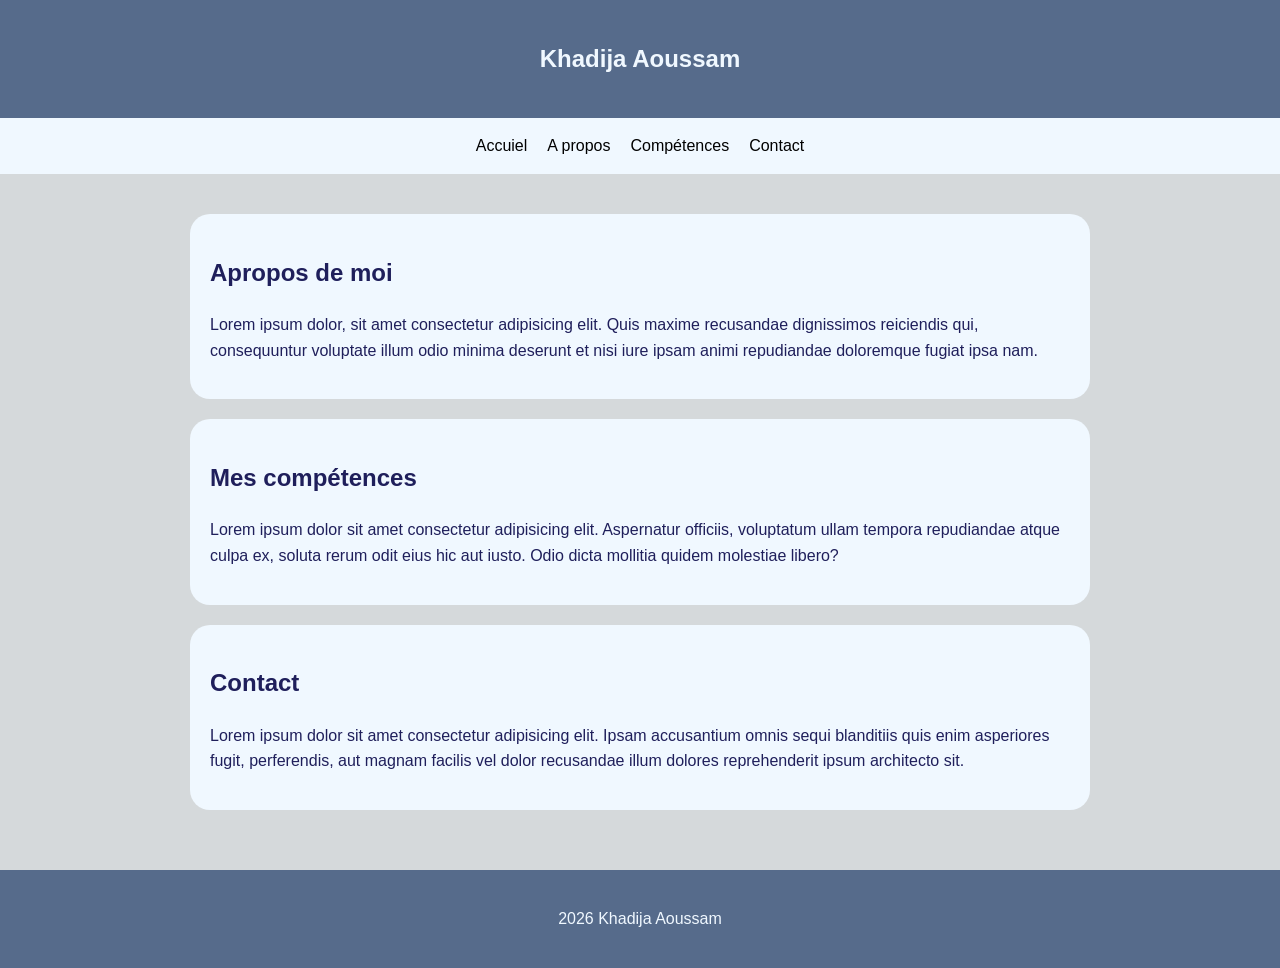
<file: Prototype/index.html>
<!DOCTYPE html>
<html lang="en">
<head>
  <meta charset="UTF-8">
  <meta name="viewport" content="width=device-width, initial-scale=1.0">
  <title>Portfolio</title>
  <link rel="stylesheet" href="style.css">
</head>
<body>
    <article>
      <header><h1>Khadija Aoussam</h1></header>
        
        <nav><ul><li><a href="#accuiel">Accuiel</a></li>
                       <li><a href="#apropos">A propos</a></li>
                       <li><a href="#competence">Compétences</a></li>
                       <li><a href="#contact">Contact</a></li></ul></nav>
      <main> <section id="apropos"><h2>Apropos de moi</h2>
                      <p>Lorem ipsum dolor, sit amet consectetur adipisicing elit. Quis maxime recusandae dignissimos reiciendis qui, consequuntur voluptate illum odio minima deserunt et nisi iure ipsam animi repudiandae doloremque fugiat ipsa nam.</p></section>
             <section id="competence"><h2>Mes compétences</h2>
                      <p>Lorem ipsum dolor sit amet consectetur adipisicing elit. Aspernatur officiis, voluptatum ullam tempora repudiandae atque culpa ex, soluta rerum odit eius hic aut iusto. Odio dicta mollitia quidem molestiae libero?</p></section>
              <section id="contact"><h2>Contact</h2>
                      <p>Lorem ipsum dolor sit amet consectetur adipisicing elit. Ipsam accusantium omnis sequi blanditiis quis enim asperiores fugit, perferendis, aut magnam facilis vel dolor recusandae illum dolores reprehenderit ipsum architecto sit.</p></section></main>
      <footer> <p>2026 Khadija Aoussam</p></footer>
    </article>
</body>
</html>
</file>
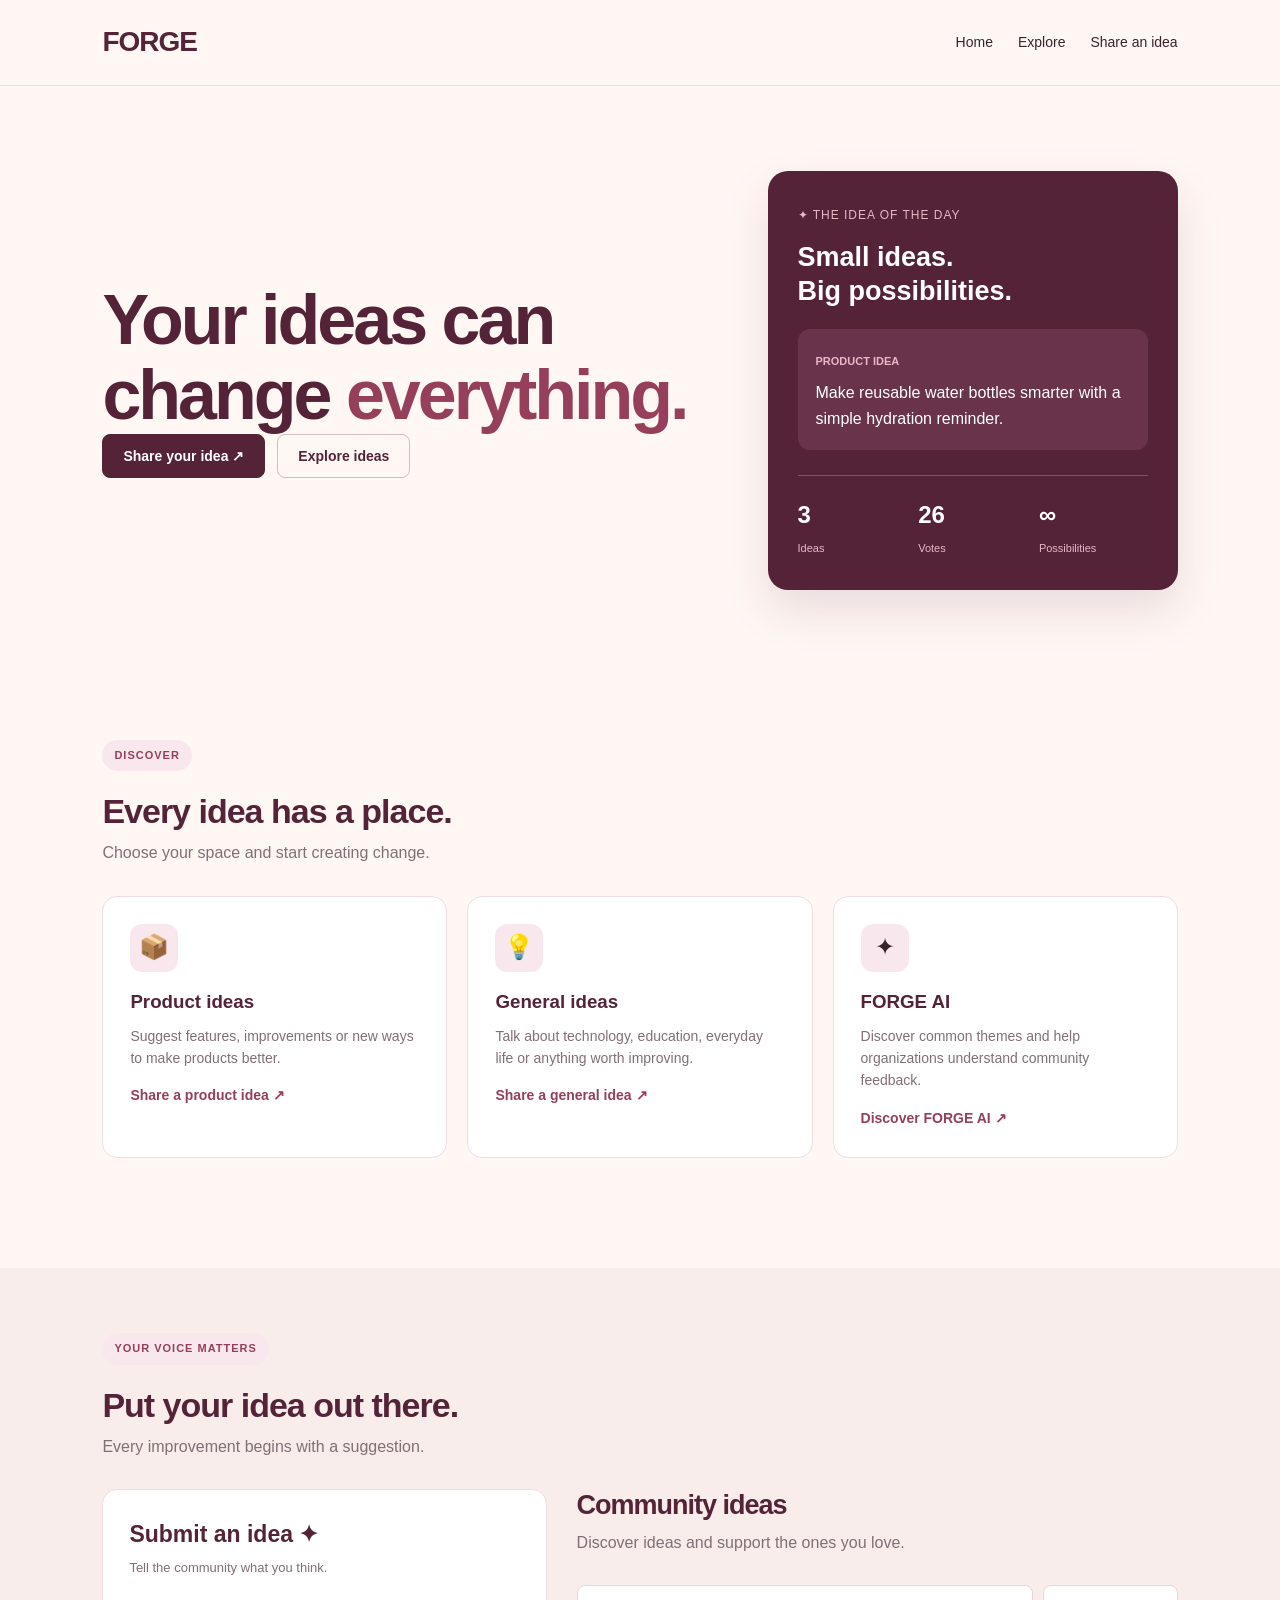
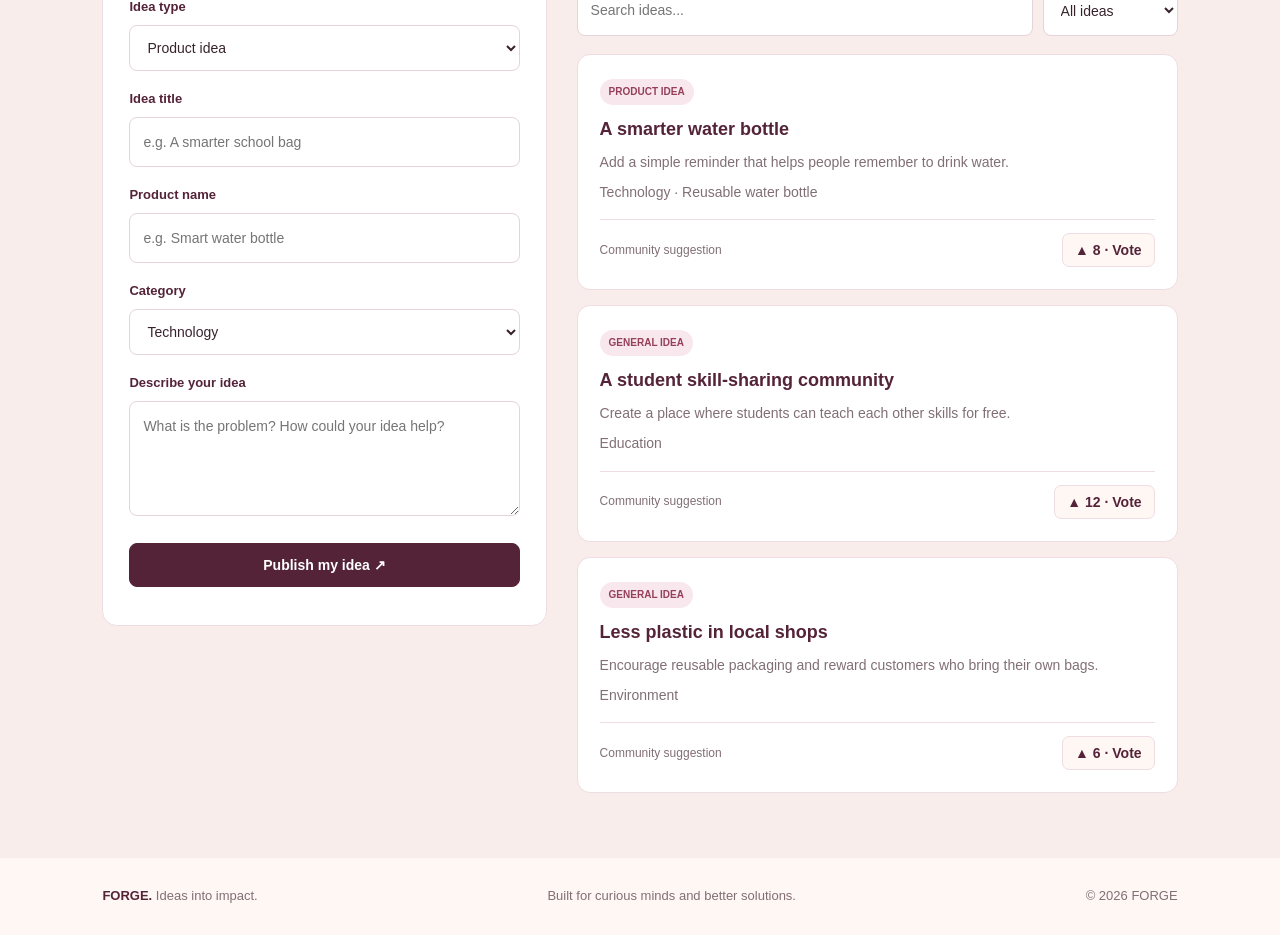
<file: S1/index.html>
<!DOCTYPE html>
<html lang="en">
<head>
<meta charset="UTF-8">
<meta name="viewport" content="width=device-width, initial-scale=1.0">
<title>FORGE — Ideas into impact</title>

<style>
:root {
    --dark: #542338;
    --rose: #963F5B;
    --blush: #E9B7C5;
    --bg: #FFF7F4;
    --white: #FFFFFF;
    --text: #38232C;
    --muted: #816F76;
    --line: #EEDDE2;
    --soft: #F8E8ED;
}

* {
    margin: 0;
    padding: 0;
    box-sizing: border-box;
}

html {
    scroll-behavior: smooth;
}

body {
    font-family: Arial, sans-serif;
    background: var(--bg);
    color: var(--text);
    line-height: 1.6;
}

header {
    display: flex;
    justify-content: space-between;
    align-items: center;
    padding: 20px 8%;
    background: var(--bg);
    border-bottom: 1px solid var(--line);
    position: sticky;
    top: 0;
    z-index: 10;
}

.logo {
    font-size: 28px;
    font-weight: 800;
    letter-spacing: -1px;
    color: var(--dark);
}

.logo span {
    color: var(--rose);
}

nav {
    display: flex;
    gap: 25px;
    justify-content: end;
}

nav a {
    color: var(--text);
    text-decoration: none;
    font-size: 14px;
    transition: color 0.3s;
}

nav a:hover {
    color: var(--rose);
}

button {
    cursor: pointer;
    font-family: inherit;
    font-size: 14px;
    margin-: 20px;
    font-weight: bold;
    transition: 0.25s;
}

.btn {
    background: var(--dark);
    color: white;
    border: 1px solid var(--dark);
    padding: 13px 20px;
    border-radius: 8px;
}

.btn:hover {
    background: var(--rose);
    border-color: var(--rose);
    transform: translateY(-2px);
}

.btn-outline {
    background: transparent;
    color: var(--dark);
    border: 1px solid #D7BAC4;
    padding: 13px 20px;
    border-radius: 8px;
}

.btn-outline:hover {
    background: var(--soft);
}

.hero {
    padding: 85px 8%;
    display: grid;
    grid-template-columns: 1.2fr 0.8fr;
    gap: 50px;
    align-items: center;
}

.tag {
    display: inline-block;
    background: var(--soft);
    color: var(--rose);
    padding: 7px 12px;
    border-radius: 30px;
    font-size: 11px;
    font-weight: bold;
    letter-spacing: 1px;
    margin-bottom: 20px;
}

.hero h1 {
    color: var(--dark);
    font-size: clamp(42px, 6vw, 70px);
    letter-spacing: -3px;
    line-height: 1.08;
    max-width: 650px;
}

.hero h1 span {
    color: var(--rose);
}

.hero p {
    max-width: 490px;
    margin: 22px 0;
    color: var(--muted);
}

.hero-buttons {
    display: flex;
    gap: 12px;
    flex-wrap: wrap;
}

.hero-card {
    background: var(--dark);
    color: white;
    padding: 30px;
    border-radius: 20px;
    box-shadow: 0 20px 45px #54233820;
    animation: float 4s ease-in-out infinite;
}

@keyframes float {
    0%, 100% { transform: translateY(0); }
    50% { transform: translateY(-8px); }
}

.hero-card .small {
    color: var(--blush);
    font-size: 12px;
    letter-spacing: 1px;
}

.hero-card h2 {
    font-size: 27px;
    line-height: 1.25;
    margin: 15px 0;
}

.featured-idea {
    background: #69344B;
    padding: 18px;
    border-radius: 12px;
    margin-top: 20px;
}

.featured-idea span {
    color: var(--blush);
    font-size: 11px;
    font-weight: bold;
}

.featured-idea p {
    color: white;
    margin: 8px 0 0;
}

.stats {
    display: grid;
    grid-template-columns: repeat(3, 1fr);
    gap: 12px;
    border-top: 1px solid #795367;
    padding-top: 20px;
    margin-top: 25px;
}

.stats strong {
    display: block;
    font-size: 24px;
}

.stats small {
    color: var(--blush);
    font-size: 11px;
}

section {
    padding: 65px 8%;
    scroll-margin-top: 85px;
}

.section-heading {
    display: flex;
    justify-content: space-between;
    align-items: end;
    gap: 20px;
    margin-bottom: 30px;
}

.section-heading h2 {
    color: var(--dark);
    font-size: 34px;
    line-height: 1.2;
    letter-spacing: -1px;
}

.section-heading p {
    color: var(--muted);
    margin-top: 8px;
}

.categories {
    display: grid;
    grid-template-columns: repeat(3, 1fr);
    gap: 20px;
    margin-bottom: 45px;
}

.category {
    background: var(--white);
    padding: 27px;
    border: 1px solid var(--line);
    border-radius: 15px;
    transition: 0.3s;
}

.category:hover {
    transform: translateY(-5px);
    border-color: var(--blush);
    box-shadow: 0 12px 30px #5423380B;
}

.emoji {
    display: inline-grid;
    place-items: center;
    width: 48px;
    height: 48px;
    background: var(--soft);
    border-radius: 12px;
    font-size: 24px;
}

.category h3 {
    margin: 15px 0 8px;
    color: var(--dark);
}

.category p {
    font-size: 14px;
    color: var(--muted);
}

.category button {
    background: transparent;
    border: none;
    color: var(--rose);
    margin-top: 18px;
}

.workspace {
    background: #F8EDEB;
}

.layout {
    display: grid;
    grid-template-columns: 0.85fr 1.15fr;
    gap: 30px;
    align-items: start;
}

.panel {
    background: var(--white);
    padding: 26px;
    border: 1px solid var(--line);
    border-radius: 15px;
}

.panel h3 {
    font-size: 23px;
    color: var(--dark);
    margin-bottom: 5px;
}

.muted {
    color: var(--muted);
    font-size: 13px;
}

label {
    display: block;
    font-size: 13px;
    font-weight: bold;
    color: var(--dark);
    margin: 18px 0 7px;
}

input, select, textarea {
    width: 100%;
    padding: 13px;
    border: 1px solid #E4D4DA;
    border-radius: 8px;
    background: white;
    color: var(--text);
    font: inherit;
    font-size: 14px;
    outline: none;
}

input:focus, select:focus, textarea:focus {
    border-color: var(--rose);
    box-shadow: 0 0 0 3px #963F5B12;
}

textarea {
    resize: vertical;
    min-height: 115px;
}

.full {
    width: 100%;
    margin-top: 20px;
}

#formMessage {
    margin-top: 12px;
}

.idea-toolbar {
    display: flex;
    gap: 10px;
    margin: 18px 0;
}

.idea-toolbar input {
    flex: 1;
    min-width: 0;
}

.idea-toolbar select {
    width: 135px;
}

.idea-list {
    display: grid;
    gap: 15px;
}

.idea-card {
    background: white;
    padding: 22px;
    border: 1px solid var(--line);
    border-radius: 13px;
    animation: appear 0.35s ease;
}

@keyframes appear {
    from {
        opacity: 0;
        transform: translateY(10px);
    }
    to {
        opacity: 1;
        transform: translateY(0);
    }
}

.idea-type {
    display: inline-block;
    background: var(--soft);
    color: var(--rose);
    padding: 5px 9px;
    font-size: 10px;
    font-weight: bold;
    border-radius: 20px;
    margin-bottom: 10px;
}

.idea-card h4 {
    color: var(--dark);
    font-size: 18px;
    margin-bottom: 7px;
}

.idea-card p {
    color: var(--muted);
    font-size: 14px;
    overflow-wrap: anywhere;
}

.idea-footer {
    display: flex;
    justify-content: space-between;
    align-items: center;
    gap: 10px;
    margin-top: 16px;
    padding-top: 13px;
    border-top: 1px solid var(--line);
    font-size: 12px;
    color: var(--muted);
}

.vote {
    padding: 8px 12px;
    border: 1px solid var(--line);
    border-radius: 7px;
    background: var(--bg);
    color: var(--dark);
}

.vote:hover, .vote.active {
    background: var(--soft);
    color: var(--rose);
    border-color: var(--blush);
}

.ai-section {
    background: var(--dark);
    color: white;
}

.ai-section .section-heading h2 {
    color: white;
}

.ai-section .section-heading p {
    color: #E0C8D1;
}

.ai-box {
    display: grid;
    grid-template-columns: 1fr 1fr;
    gap: 30px;
}

.ai-intro {
    padding: 15px 0;
}

.ai-intro h3 {
    font-size: 34px;
    line-height: 1.2;
    margin: 18px 0;
}

.ai-intro p {
    color: #E0C8D1;
    margin-bottom: 22px;
}

.ai-intro .btn {
    background: var(--blush);
    border-color: var(--blush);
    color: var(--dark);
}

.ai-intro .btn:hover {
    background: white;
    border-color: white;
}

.ai-note {
    font-size: 12px;
    margin-top: 18px;
}

.ai-result {
    background: #69344B;
    padding: 25px;
    border: 1px solid #80546A;
    border-radius: 15px;
}

.ai-result h3 {
    margin-bottom: 18px;
}

.ai-item {
    background: #78435A;
    padding: 16px;
    border-radius: 10px;
    margin-top: 12px;
}

.ai-item strong {
    color: var(--blush);
}

.ai-item p {
    color: #FFF0F4;
    font-size: 13px;
    margin-top: 5px;
}

footer {
    padding: 28px 8%;
    display: flex;
    justify-content: space-between;
    align-items: center;
    flex-wrap: wrap;
    gap: 15px;
    color: var(--muted);
    font-size: 13px;
}

footer strong {
    color: var(--dark);
}

@media (max-width: 850px) {
    header {
        padding: 18px 5%;
        flex-wrap: wrap;
        gap: 15px;
    }

    nav {
        gap: 15px;
        flex-wrap: wrap;
    }

    .header-btn {
        display: none;
    }

    .hero {
        grid-template-columns: 1fr;
        padding: 60px 5%;
    }

    section {
        padding: 50px 5%;
    }

    .categories {
        grid-template-columns: 1fr;
    }

    .layout, .ai-box {
        grid-template-columns: 1fr;
    }

    .section-heading {
        align-items: start;
        flex-direction: column;
    }

    footer {
        padding: 25px 5%;
    }
}

@media (max-width: 450px) {
    nav {
        width: 100%;
        gap: 12px;
    }

    nav a {
        font-size: 12px;
    }

    .hero h1 {
        letter-spacing: -2px;
    }

    .idea-toolbar {
        flex-direction: column;
    }

    .idea-toolbar select {
        width: 100%;
    }

    .stats strong {
        font-size: 20px;
    }
}
</style>
</head>

<body>

<header>
    <div class="logo">FORGE</div>

    <nav>
        <a href="#home">Home</a>
        <a href="#explore">Explore</a>
        <a href="#share">Share an idea</a>
    </nav>

</header>

<main>
    <section class="hero" id="home">
        <div>
          
            <h1>Your ideas can change <span>everything.</span></h1>  

            <div class="hero-buttons">
                <button class="btn" onclick="goToIdeas()">
                    Share your idea ↗
                </button>

                <button class="btn-outline" onclick="goToExplore()">
                    Explore ideas
                </button>
            </div>
        </div>

        <div class="hero-card">
            <span class="small">✦ THE IDEA OF THE DAY</span>
            <h2>Small ideas.<br>Big possibilities.</h2>

            <div class="featured-idea">
                <span>PRODUCT IDEA</span>
                <p>
                    Make reusable water bottles smarter with
                    a simple hydration reminder.
                </p>
            </div>

            <div class="stats">
                <div>
                    <strong id="statIdeas">3</strong>
                    <small>Ideas</small>
                </div>
                <div>
                    <strong id="statVotes">26</strong>
                    <small>Votes</small>
                </div>
                <div>
                    <strong>∞</strong>
                    <small>Possibilities</small>
                </div>
            </div>
        </div>
    </section>

    <section id="explore">
        <div class="section-heading">
            <div>
                <span class="tag">DISCOVER</span>
                <h2>Every idea has a place.</h2>
                <p>Choose your space and start creating change.</p>
            </div>
        </div>

        <div class="categories">
            <article class="category">
                <div class="emoji">📦</div>
                <h3>Product ideas</h3>
                <p>
                    Suggest features, improvements or new ways
                    to make products better.
                </p>
                <button onclick="chooseType('product')">
                    Share a product idea ↗
                </button>
            </article>

            <article class="category">
                <div class="emoji">💡</div>   
                <h3>General ideas</h3>
                <p>
                    Talk about technology, education, everyday
                    life or anything worth improving.
                </p>
                <button onclick="chooseType('general')">
                    Share a general idea ↗
                </button>
            </article>

            <article class="category">
                <div class="emoji">✦</div>
                <h3>FORGE AI</h3>
                <p>   
                    Discover common themes and help organizations
                    understand community feedback.
                </p>
                <button onclick="goToAI()">
                    Discover FORGE AI ↗
                </button>
            </article>
        </div>
    </section>

    <section class="workspace" id="share">
        <div class="section-heading">
            <div>
                <span class="tag">YOUR VOICE MATTERS</span>
                <h2>Put your idea out there.</h2>
                <p>Every improvement begins with a suggestion.</p>
            </div>
        </div>

        <div class="layout">
            <div class="panel">
                <h3>Submit an idea ✦</h3>
                <p class="muted">Tell the community what you think.</p>

                <form id="ideaForm">
                    <label for="type">Idea type</label>
                    <select id="type">
                        <option value="product">Product idea</option>
                        <option value="general">General idea</option>
                    </select>

                    <label for="title">Idea title</label>
                    <input id="title" type="text"
                        placeholder="e.g. A smarter school bag"
                        maxlength="100" required>

                    <div id="productField">
                        <label for="product">Product name</label>
                        <input id="product" type="text"
                            placeholder="e.g. Smart water bottle"
                            maxlength="80">
                    </div>

                    <label for="category">Category</label>
                    <select id="category">
                        <option>Technology</option>
                        <option>Education</option>
                        <option>Environment</option>
                        <option>Daily life</option>
                        <option>Health & wellbeing</option>
                        <option>Other</option>
                    </select>

                    <label for="description">Describe your idea</label>
                    <textarea id="description"
                        placeholder="What is the problem? How could your idea help?"
                        maxlength="1000" required></textarea>

                    <button class="btn full" type="submit">
                        Publish my idea ↗
                    </button>
                </form>

                <p class="muted" id="formMessage" role="status"></p>
            </div>

            <div>
                <div class="section-heading">
                    <div>
                        <h2 style="font-size:27px">Community ideas</h2>
                        <p>Discover ideas and support the ones you love.</p>
                    </div>
                </div>

                <div class="idea-toolbar">
                    <input id="search" type="search"
                        placeholder="Search ideas...">

                    <select id="filter">
                        <option value="all">All ideas</option>
                        <option value="product">Products</option>
                        <option value="general">General</option>
                    </select>
                </div>

                <div class="idea-list" id="ideaList"></div>

                <p class="muted" id="emptyMessage"
                    style="display:none; margin-top:20px">
                    No ideas found. Try another search!
                </p>
            </div>
        </div>
    </section>

   
</main>

<footer>
    <div><strong>FORGE.</strong> Ideas into impact.</div>
    <div>Built for curious minds and better solutions.</div>
    <div>© 2026 FORGE</div>
</footer>

<script>
const ideas = [
    {
        id: 1,
        type: "product",
        title: "A smarter water bottle",
        product: "Reusable water bottle",
        category: "Technology",
        description: "Add a simple reminder that helps people remember to drink water.",
        votes: 8
    },
    {
        id: 2,
        type: "general",
        title: "A student skill-sharing community",
        product: "",
        category: "Education",
        description: "Create a place where students can teach each other skills for free.",
        votes: 12
    },
    {
        id: 3,
        type: "general",
        title: "Less plastic in local shops",
        product: "",
        category: "Environment",
        description: "Encourage reusable packaging and reward customers who bring their own bags.",
        votes: 6
    }
];

const form = document.getElementById("ideaForm");
const type = document.getElementById("type");
const productField = document.getElementById("productField");
const ideaList = document.getElementById("ideaList");
const search = document.getElementById("search");
const filter = document.getElementById("filter");

let nextId = 4;
const votedIdeas = new Set();

function goToIdeas() {
    document.getElementById("share").scrollIntoView({
        behavior: "smooth"
    });
}

function goToExplore() {
    document.getElementById("explore").scrollIntoView({
        behavior: "smooth"
    });
}

function goToAI() {
    document.getElementById("forge-ai").scrollIntoView({
        behavior: "smooth"
    });
}

function chooseType(value) {
    type.value = value;
    updateForm();
    goToIdeas();
}

function updateForm() {
    productField.style.display =
        type.value === "product" ? "block" : "none";
}

type.addEventListener("change", updateForm);

function renderIdeas() {
    const word = search.value.toLowerCase();
    const selectedType = filter.value;

    const filteredIdeas = ideas.filter(function(idea) {
        const text = (
            idea.title + " " +
            idea.product + " " +
            idea.description + " " +
            idea.category
        ).toLowerCase();

        return text.includes(word) &&
            (selectedType === "all" || idea.type === selectedType);
    });

    ideaList.innerHTML = "";

    filteredIdeas.forEach(function(idea) {
        const card = document.createElement("article");
        card.className = "idea-card";

        const badge = document.createElement("span");
        badge.className = "idea-type";
        badge.textContent = idea.type === "product"
            ? "PRODUCT IDEA" : "GENERAL IDEA";

        const title = document.createElement("h4");
        title.textContent = idea.title;

        const description = document.createElement("p");
        description.textContent = idea.description;

        const details = document.createElement("p");
        details.style.marginTop = "8px";
        details.textContent = idea.category +
            (idea.product ? " · " + idea.product : "");

        const footer = document.createElement("div");
        footer.className = "idea-footer";

        const label = document.createElement("span");
        label.textContent = "Community suggestion";

        const voteButton = document.createElement("button");
        voteButton.className = "vote" +
            (votedIdeas.has(idea.id) ? " active" : "");

        voteButton.textContent = "▲ " + idea.votes +
            (votedIdeas.has(idea.id) ? " · Voted" : " · Vote");

        voteButton.addEventListener("click", function() {
            if (votedIdeas.has(idea.id)) {
                idea.votes--;
                votedIdeas.delete(idea.id);
            } else {
                idea.votes++;
                votedIdeas.add(idea.id);
            }

            renderIdeas();
            updateStats();
        });

        footer.append(label, voteButton);
        card.append(badge, title, description, details, footer);
        ideaList.appendChild(card);
    });

    document.getElementById("emptyMessage").style.display =
        filteredIdeas.length === 0 ? "block" : "none";
}

function updateStats() {
    document.getElementById("statIdeas").textContent = ideas.length;

    let totalVotes = 0;

    ideas.forEach(function(idea) {
        totalVotes += idea.votes;
    });

    document.getElementById("statVotes").textContent = totalVotes;
}

form.addEventListener("submit", function(event) {
    event.preventDefault();

    const ideaType = type.value;
    const title = document.getElementById("title").value.trim();
    const product = document.getElementById("product").value.trim();
    const category = document.getElementById("category").value;
    const description =
        document.getElementById("description").value.trim();
    const message = document.getElementById("formMessage");

    if (!title || !description) {
        message.textContent = "Please complete the required fields.";
        return;
    }

    if (ideaType === "product" && !product) {
        message.textContent = "Please enter the product name.";
        return;
    }

    ideas.unshift({
        id: nextId++,
        type: ideaType,
        title: title,
        product: ideaType === "product" ? product : "",
        category: category,
        description: description,
        votes: 0
    });

    form.reset();
    updateForm();
    search.value = "";
    filter.value = "all";

    message.textContent = "Your idea has been published!";

    renderIdeas();
    updateStats();
});

search.addEventListener("input", renderIdeas);
filter.addEventListener("change", renderIdeas);

function analyzeIdeas() {
    const total = ideas.length;
    const categoryCounts = {};

    ideas.forEach(function(idea) {
        categoryCounts[idea.category] =
            (categoryCounts[idea.category] || 0) + 1;
    });

    let popularCategory = "";
    let highestCount = 0;

    for (const category in categoryCounts) {
        if (categoryCounts[category] > highestCount) {
            highestCount = categoryCounts[category];
            popularCategory = category;
        }
    }

    document.getElementById("aiCount").textContent =
        total + " ideas analyzed";

    document.getElementById("aiSummary").textContent =
        "The community has shared " + total +
        " ideas across " + Object.keys(categoryCounts).length +
        " different categories.";

    document.getElementById("aiCategory").textContent =
        popularCategory + " currently has the most submissions.";

    document.getElementById("aiAction").textContent =
        "Review the " + popularCategory +
        " ideas and collect feedback before choosing an improvement.";
}

updateForm();
renderIdeas();
updateStats();
</script>

</body>
</html>
</file>
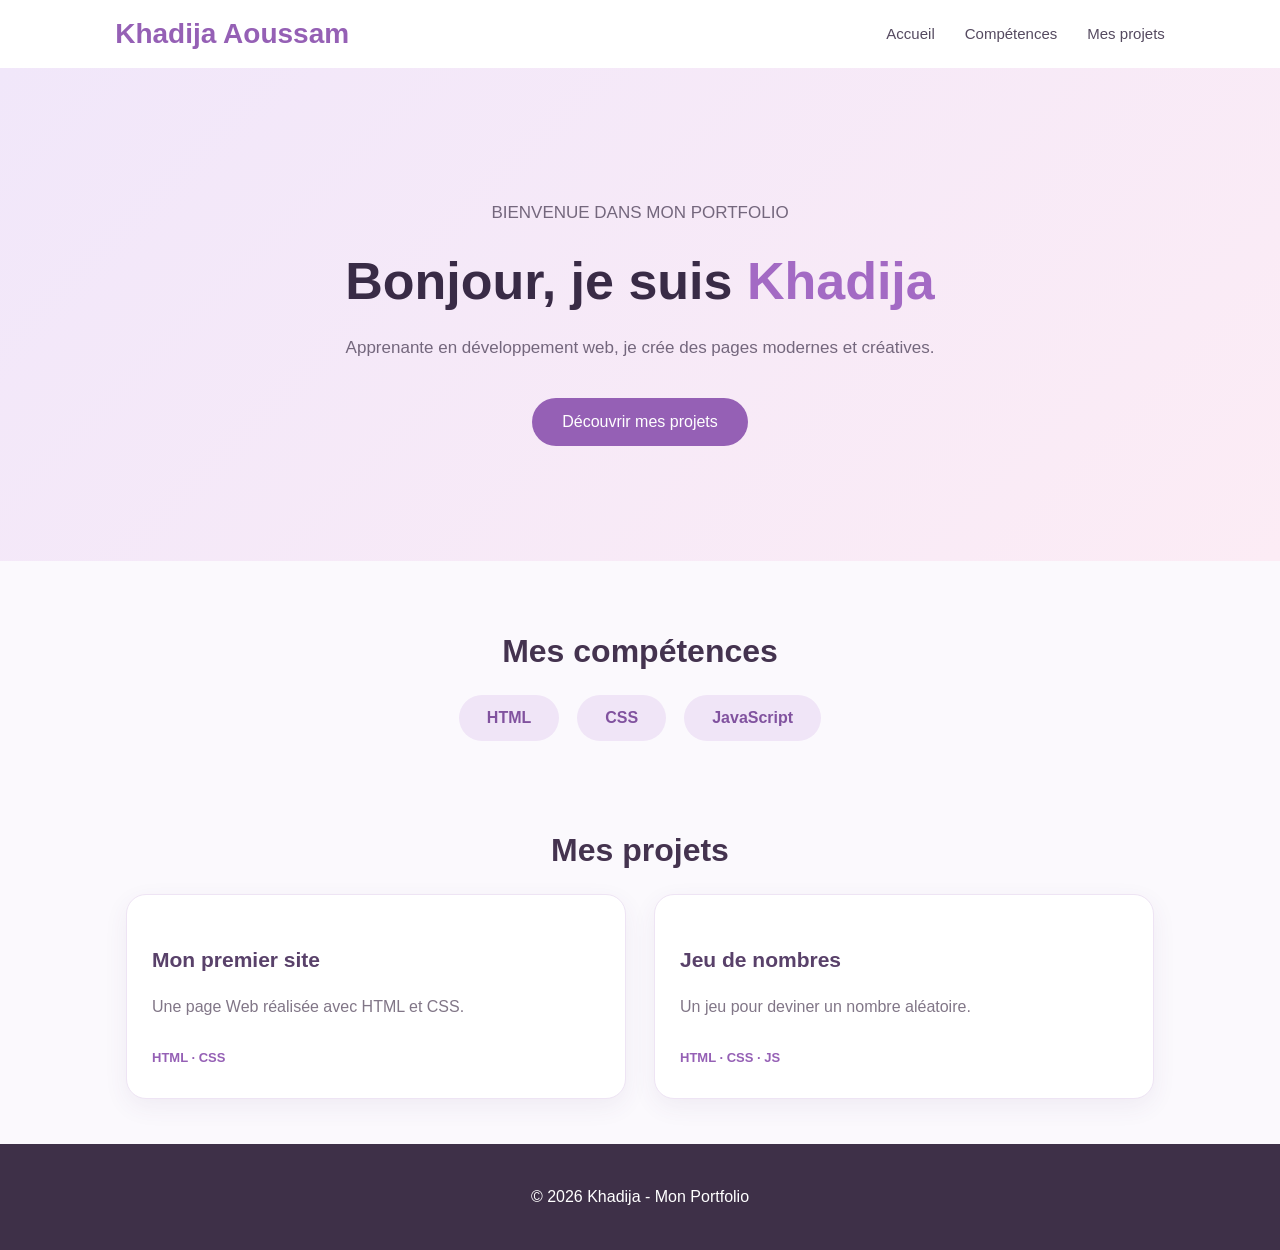
<file: Page d'accueil du blog -statistique/prototype/index.html>
<!DOCTYPE html>
<html lang="fr">
<head>
    <meta charset="UTF-8">
    <meta name="viewport" content="width=device-width, initial-scale=1.0">
    <title>Mon Portfolio</title>
    <link rel="stylesheet" href="style.css">
</head>
<body>
    <header>
        <h1>Khadija Aoussam</h1>

        <nav>
            <ul>
                <li><a href="#accueil">Accueil</a></li>
                <li><a href="#competences">Compétences</a></li>
                <li><a href="#projets">Mes projets</a></li>
            </ul>
        </nav>
    </header>
    <main>
        <section id="accueil" class="hero">
            <p class="etiquette">BIENVENUE DANS MON PORTFOLIO</p>
            <h2>Bonjour, je suis <span>Khadija</span></h2>
            <p>Apprenante en développement web, je crée des pages modernes et créatives.</p>
            <a href="#projets" class="bouton">Découvrir mes projets</a>
        </section>

        <section id="competences">
            <h2>Mes compétences</h2>

            <ul class="liste-competences">
                <li>HTML</li>
                <li>CSS</li>
                <li>JavaScript</li>
               
            </ul>
        </section>

          <section id="projets">
            <h2>Mes projets</h2>
            <div class="cartes">
                <article class="carte">
                    <h3>Mon premier site</h3>
                    <p>Une page Web réalisée avec HTML et CSS.</p>
                    <span>HTML · CSS</span>
                </article>
                <article class="carte">
                    <h3>Jeu de nombres</h3>
                    <p>Un jeu pour deviner un nombre aléatoire.</p>
                    <span>HTML · CSS · JS</span>
                </article>
            </div>
        </section>
    </main>

    <footer>
        <p>© 2026 Khadija - Mon Portfolio</p>
    </footer>

</body>
</html>
</file>
<file: Prototype/style.css>
body {
    font-family: Arial, sans-serif;
    color: rgb(31, 31, 91);
    background-color: rgb(213, 217, 219);
    margin: 0;
    line-height: 1.6;
}

header, footer {
    background-color: rgb(86, 107, 139);
    color: aliceblue;
    text-align: center;
    padding: 20px;
    margin-bottom: 20px auto;
}

nav ul {
    display: flex;
    justify-content: center;
    gap: 20px;
    list-style: none;
    background-color: aliceblue;
    padding: 15px;
    margin: 0;
}

nav a {
    text-decoration: none;
    color: black;
}

main {
    max-width: 900px;
    padding: 20px;
    margin: 20px auto;
}

section {
    background-color: aliceblue;
    padding: 20px;
    border-radius: 20px;
    margin-bottom: 20px;
}
</file>
<file: Page d'accueil du blog -statistique/prototype/style.css>
* {
    box-sizing: border-box;
    scroll-behavior: smooth;
}

body {
    margin: 0;
    font-family: Arial, sans-serif;
    background: #fbf9fd;
    color: #342b3d;
}

/* HEADER */
header {
    display: flex;
    justify-content: space-between;
    align-items: center;
    padding: 18px 9%;
    background: white;
    box-shadow: 0 2px 15px rgba(80, 50, 100, 0.06);
}

header h1 {
    color: #9560b5;
    font-size: 28px;
    margin: 0;
}

nav ul {
    display: flex;
    list-style: none;
    gap: 30px;
    margin: 0;
    padding: 0;
}

nav a {
    text-decoration: none;
    color: #554a60;
    font-size: 15px;
    transition: 0.3s;
}

nav a:hover {
    color: #a36ac4;
}

/* HERO */
.hero {
    text-align: center;
    padding: 115px 20px;
    background: linear-gradient(135deg, #f1e7fa, #fcecf5);
}


.hero h2 {
    font-size: 52px;
    margin: 22px 0;
    color: #392b46;
}

.hero h2 span {
    color: #a36ac4;
}

.hero p {
    max-width: 620px;
    margin: 15px auto;
    line-height: 1.8;
    color: #74677d;
    font-size: 17px;
}

/* BOUTON */
.bouton {
    display: inline-block;
    background: #9560b5;
    color: white;
    padding: 15px 30px;
    border-radius: 30px;
    text-decoration: none;
    margin-top: 20px;
    transition: 0.3s;
}

.bouton:hover {
    background: #754391;
    transform: translateY(-3px);
}
#projets {
    padding-top: 20px;
}

/* SECTIONS */
section:not(.hero) {
    padding: 45px 9%;
    text-align: center;
}

section h2 {
    font-size: 32px;
    color: #44334f;
    margin-bottom: 25px;
}

/* COMPETENCES */
.liste-competences {
    display: flex;
    justify-content: center;
    flex-wrap: wrap;
    gap: 18px;
    list-style: none;
    padding: 0;
    margin: 0;
}

.liste-competences li {
    background: #f0e5f7;
    color: #81529f;
    padding: 14px 28px;
    border-radius: 25px;
    font-weight: bold;
}

/* CARTES */
.cartes {
    display: flex;
    justify-content: center;
    flex-wrap: wrap;
    gap: 28px;
}

.carte {
    background: white;
    width: 500px;
    padding: 32px 25px;
    border-radius: 20px;
    border: 1px solid #eee4f4;
    box-shadow: 0 8px 25px rgba(85, 55, 110, 0.07);
    text-align: left;
    transition: 0.3s;
}

.carte:hover {
    transform: translateY(-8px);
    box-shadow: 0 15px 30px rgba(85, 55, 110, 0.14);
}

.carte h3 {
    font-size: 21px;
    color: #59416a;
}

.carte p {
    line-height: 1.8;
    color: #817687;
}

.carte span {
    display: inline-block;
    margin-top: 12px;
    color: #9560b5;
    font-size: 13px;
    font-weight: bold;
}

/* FOOTER */
footer {
    background: #3e3048;
    color: white;
    text-align: center;
    padding: 28px;
}
</file>
